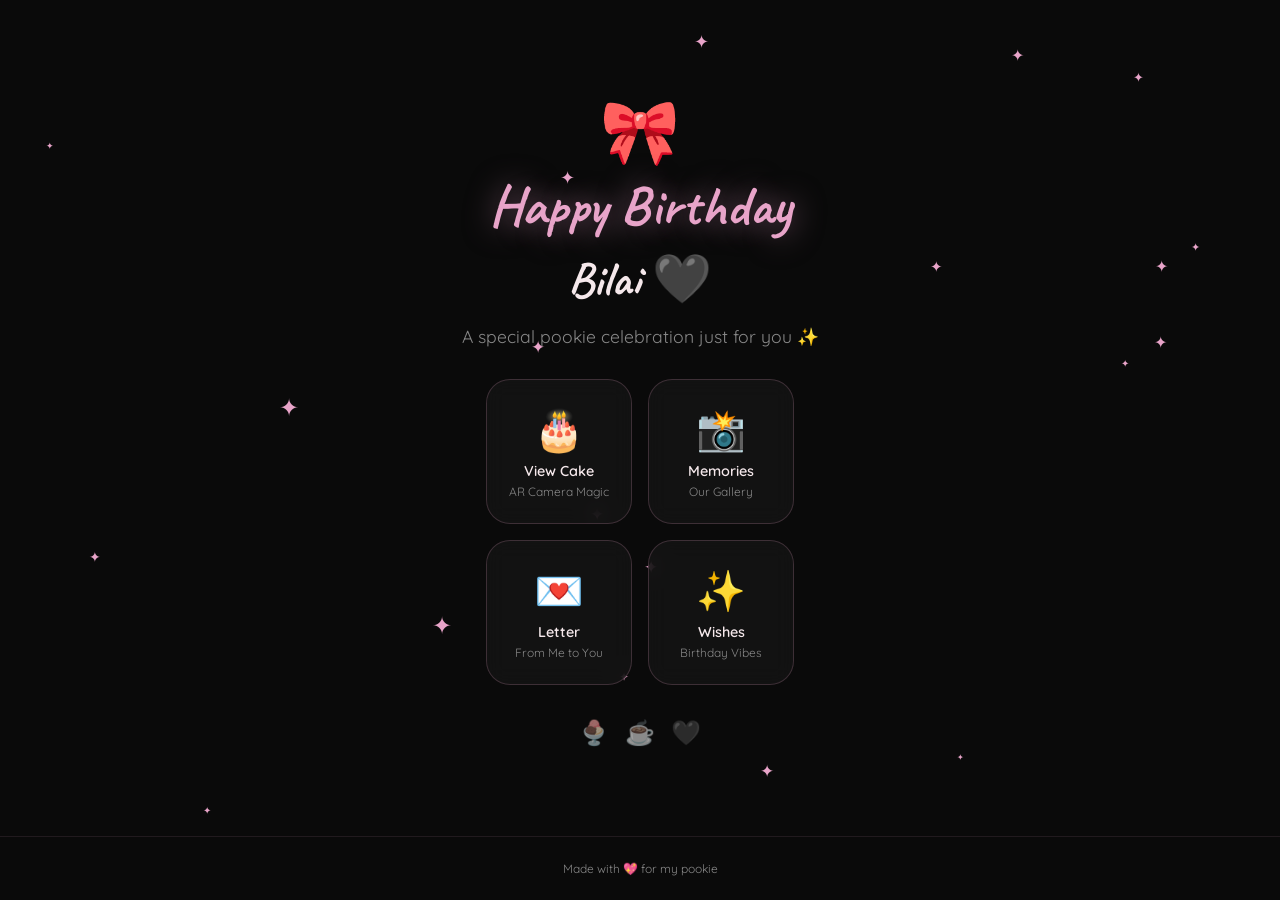
<file: index.html>
<!DOCTYPE html>
<html lang="en">
<head>
  <meta charset="UTF-8" />
  <meta name="viewport" content="width=device-width, initial-scale=1.0, maximum-scale=1.0, user-scalable=no, viewport-fit=cover" />
  <meta name="apple-mobile-web-app-capable" content="yes" />
  <meta name="apple-mobile-web-app-status-bar-style" content="black-translucent" />
  <meta name="theme-color" content="#0a0a0a" />
  <title>Happy Birthday Bilai 🖤</title>
  <link rel="preconnect" href="https://fonts.googleapis.com" />
  <link rel="preconnect" href="https://fonts.gstatic.com" crossorigin />
  <link href="https://fonts.googleapis.com/css2?family=Caveat:wght@400;500;600;700&family=Quicksand:wght@300;400;500;600;700&display=swap" rel="stylesheet" />
  <style>
    * {
      margin: 0;
      padding: 0;
      box-sizing: border-box;
    }

    :root {
      --bg: #0a0a0a;
      --fg: #f5e8eb;
      --primary: #e8a4c9;
      --primary-dark: #c77da3;
      --accent: #d4739d;
      --card: #141414;
      --muted: #888;
      --lavender: #b794d4;
    }

    html {
      scroll-behavior: smooth;
    }

    body {
      font-family: 'Quicksand', sans-serif;
      background: var(--bg);
      color: var(--fg);
      min-height: 100vh;
      overflow-x: hidden;
      -webkit-font-smoothing: antialiased;
      -webkit-tap-highlight-color: transparent;
    }

    .font-handwritten {
      font-family: 'Caveat', cursive;
    }

    /* Main Container */
    .main {
      min-height: 100vh;
      display: flex;
      flex-direction: column;
      padding: env(safe-area-inset-top) env(safe-area-inset-right) env(safe-area-inset-bottom) env(safe-area-inset-left);
    }

    /* Hero Section */
    .hero {
      flex: 1;
      display: flex;
      flex-direction: column;
      align-items: center;
      justify-content: center;
      padding: 2rem 1.5rem;
      position: relative;
    }

    .hero-ribbon {
      font-size: 4rem;
      animation: bounce 2s ease-in-out infinite;
    }

    .hero-title {
      font-family: 'Caveat', cursive;
      font-size: 3.5rem;
      color: var(--primary);
      text-shadow: 0 0 30px rgba(232, 164, 201, 0.5);
      margin-bottom: 0.5rem;
      animation: fadeInUp 1s ease-out;
    }

    .hero-name {
      font-family: 'Caveat', cursive;
      font-size: 3rem;
      color: var(--fg);
      animation: fadeInUp 1s ease-out 0.3s both;
    }

    .hero-subtitle {
      color: var(--muted);
      margin-top: 1rem;
      font-size: 1.1rem;
      animation: fadeInUp 1s ease-out 0.5s both;
    }

    /* Navigation Grid */
    .nav-grid {
      display: grid;
      grid-template-columns: repeat(2, 1fr);
      gap: 1rem;
      width: 100%;
      max-width: 340px;
      padding: 0 1rem;
      margin-top: 2rem;
    }

    .nav-card {
      background: rgba(20, 20, 20, 0.8);
      backdrop-filter: blur(10px);
      border: 1px solid rgba(232, 164, 201, 0.2);
      border-radius: 1.5rem;
      padding: 1.5rem 1rem;
      text-decoration: none;
      color: var(--fg);
      display: flex;
      flex-direction: column;
      align-items: center;
      text-align: center;
      transition: all 0.3s ease;
      animation: fadeInUp 0.6s ease-out both;
    }

    .nav-card:nth-child(1) { animation-delay: 0.6s; }
    .nav-card:nth-child(2) { animation-delay: 0.7s; }
    .nav-card:nth-child(3) { animation-delay: 0.8s; }
    .nav-card:nth-child(4) { animation-delay: 0.9s; }

    .nav-card:active {
      transform: scale(0.95);
    }

    .nav-card:hover {
      border-color: rgba(232, 164, 201, 0.5);
      box-shadow: 0 0 30px rgba(232, 164, 201, 0.2);
      transform: translateY(-4px);
    }

    .nav-card-emoji {
      font-size: 2.5rem;
      margin-bottom: 0.5rem;
    }

    .nav-card-title {
      font-weight: 600;
      font-size: 0.9rem;
    }

    .nav-card-desc {
      font-size: 0.75rem;
      color: var(--muted);
      margin-top: 0.25rem;
    }

    /* Floating Icons */
    .floating-icons {
      display: flex;
      gap: 1rem;
      margin-top: 2rem;
      font-size: 1.5rem;
      opacity: 0.6;
    }

    .floating-icons span:nth-child(1) { animation: float 3s ease-in-out infinite; }
    .floating-icons span:nth-child(2) { animation: float 3s ease-in-out infinite 0.5s; }
    .floating-icons span:nth-child(3) { animation: float 4s ease-in-out infinite 1s; }

    /* Footer */
    .footer {
      padding: 1.5rem;
      text-align: center;
      border-top: 1px solid rgba(232, 164, 201, 0.1);
      font-size: 0.75rem;
      color: var(--muted);
    }

    /* Floating Hearts Background */
    .hearts-bg {
      position: fixed;
      inset: 0;
      pointer-events: none;
      overflow: hidden;
      z-index: 0;
    }

    .heart {
      position: absolute;
      bottom: -50px;
      opacity: 0.2;
      animation: floatUp linear infinite;
    }

    /* Sparkles */
    .sparkles {
      position: absolute;
      inset: 0;
      pointer-events: none;
      overflow: hidden;
    }

    .sparkle {
      position: absolute;
      color: var(--primary);
      animation: sparkle 2s ease-in-out infinite;
    }

    /* Animations */
    @keyframes fadeInUp {
      from {
        opacity: 0;
        transform: translateY(20px);
      }
      to {
        opacity: 1;
        transform: translateY(0);
      }
    }

    @keyframes bounce {
      0%, 100% { transform: translateY(0); }
      50% { transform: translateY(-10px); }
    }

    @keyframes float {
      0%, 100% { transform: translateY(0); }
      50% { transform: translateY(-10px); }
    }

    @keyframes floatUp {
      0% {
        transform: translateY(0) rotate(0deg);
        opacity: 0;
      }
      10% { opacity: 0.2; }
      90% { opacity: 0.2; }
      100% {
        transform: translateY(-100vh) rotate(360deg);
        opacity: 0;
      }
    }

    @keyframes sparkle {
      0%, 100% {
        opacity: 1;
        transform: scale(1);
      }
      50% {
        opacity: 0.4;
        transform: scale(1.3);
      }
    }

    /* Confetti */
    .confetti-container {
      position: fixed;
      inset: 0;
      pointer-events: none;
      z-index: 100;
    }

    .confetti-piece {
      position: absolute;
      top: -20px;
      animation: confettiFall 4s linear forwards;
    }

    @keyframes confettiFall {
      0% {
        transform: translateY(-100vh) rotate(0deg);
        opacity: 1;
      }
      100% {
        transform: translateY(100vh) rotate(720deg);
        opacity: 0;
      }
    }
  </style>
</head>
<body>
  <!-- Floating Hearts Background -->
  <div class="hearts-bg" id="hearts"></div>

  <!-- Confetti Container -->
  <div class="confetti-container" id="confetti"></div>

  <main class="main">
    <!-- Hero Section -->
    <section class="hero">
      <!-- Sparkles -->
      <div class="sparkles" id="sparkles"></div>

      <div class="hero-ribbon">🎀</div>
      <h1 class="hero-title">Happy Birthday</h1>
      <h2 class="hero-name">Bilai 🖤</h2>
      <p class="hero-subtitle">A special pookie celebration just for you ✨</p>

      <!-- Navigation Grid -->
      <nav class="nav-grid">
        <a href="cake.html" class="nav-card">
          <span class="nav-card-emoji">🎂</span>
          <span class="nav-card-title">View Cake</span>
          <span class="nav-card-desc">AR Camera Magic</span>
        </a>
        <a href="memories.html" class="nav-card">
          <span class="nav-card-emoji">📸</span>
          <span class="nav-card-title">Memories</span>
          <span class="nav-card-desc">Our Gallery</span>
        </a>
        <a href="letter.html" class="nav-card">
          <span class="nav-card-emoji">💌</span>
          <span class="nav-card-title">Letter</span>
          <span class="nav-card-desc">From Me to You</span>
        </a>
        <a href="wishes.html" class="nav-card">
          <span class="nav-card-emoji">✨</span>
          <span class="nav-card-title">Wishes</span>
          <span class="nav-card-desc">Birthday Vibes</span>
        </a>
      </nav>

      <div class="floating-icons">
        <span>🍨</span>
        <span>☕</span>
        <span>🖤</span>
      </div>
    </section>

    <footer class="footer">
      Made with 💖 for my pookie
    </footer>
  </main>

  <script>
    // Create floating hearts
    function createHearts() {
      const container = document.getElementById('hearts');
      for (let i = 0; i < 15; i++) {
        const heart = document.createElement('div');
        heart.className = 'heart';
        heart.textContent = '🖤';
        heart.style.left = Math.random() * 100 + '%';
        heart.style.fontSize = (10 + Math.random() * 20) + 'px';
        heart.style.animationDuration = (3 + Math.random() * 4) + 's';
        heart.style.animationDelay = Math.random() * 5 + 's';
        container.appendChild(heart);
      }
    }

    // Create sparkles
    function createSparkles() {
      const container = document.getElementById('sparkles');
      for (let i = 0; i < 20; i++) {
        const sparkle = document.createElement('div');
        sparkle.className = 'sparkle';
        sparkle.textContent = '✦';
        sparkle.style.left = Math.random() * 100 + '%';
        sparkle.style.top = Math.random() * 100 + '%';
        sparkle.style.fontSize = (8 + Math.random() * 16) + 'px';
        sparkle.style.animationDelay = Math.random() * 2 + 's';
        container.appendChild(sparkle);
      }
    }

    // Create confetti
    function createConfetti() {
      const container = document.getElementById('confetti');
      const colors = ['#e8a4c9', '#b794d4', '#f5e8eb', '#ffb6c1', '#ffd700'];
      const shapes = ['●', '■', '▲', '♥', '★'];
      
      for (let i = 0; i < 50; i++) {
        const piece = document.createElement('div');
        piece.className = 'confetti-piece';
        piece.textContent = shapes[Math.floor(Math.random() * shapes.length)];
        piece.style.left = Math.random() * 100 + '%';
        piece.style.color = colors[Math.floor(Math.random() * colors.length)];
        piece.style.fontSize = (10 + Math.random() * 15) + 'px';
        piece.style.animationDelay = Math.random() * 2 + 's';
        container.appendChild(piece);
        
        // Remove after animation
        setTimeout(() => piece.remove(), 6000);
      }
    }

    // Initialize
    createHearts();
    createSparkles();
    
    // Trigger confetti on load
    setTimeout(createConfetti, 500);
  </script>
</body>
</html>
</file>
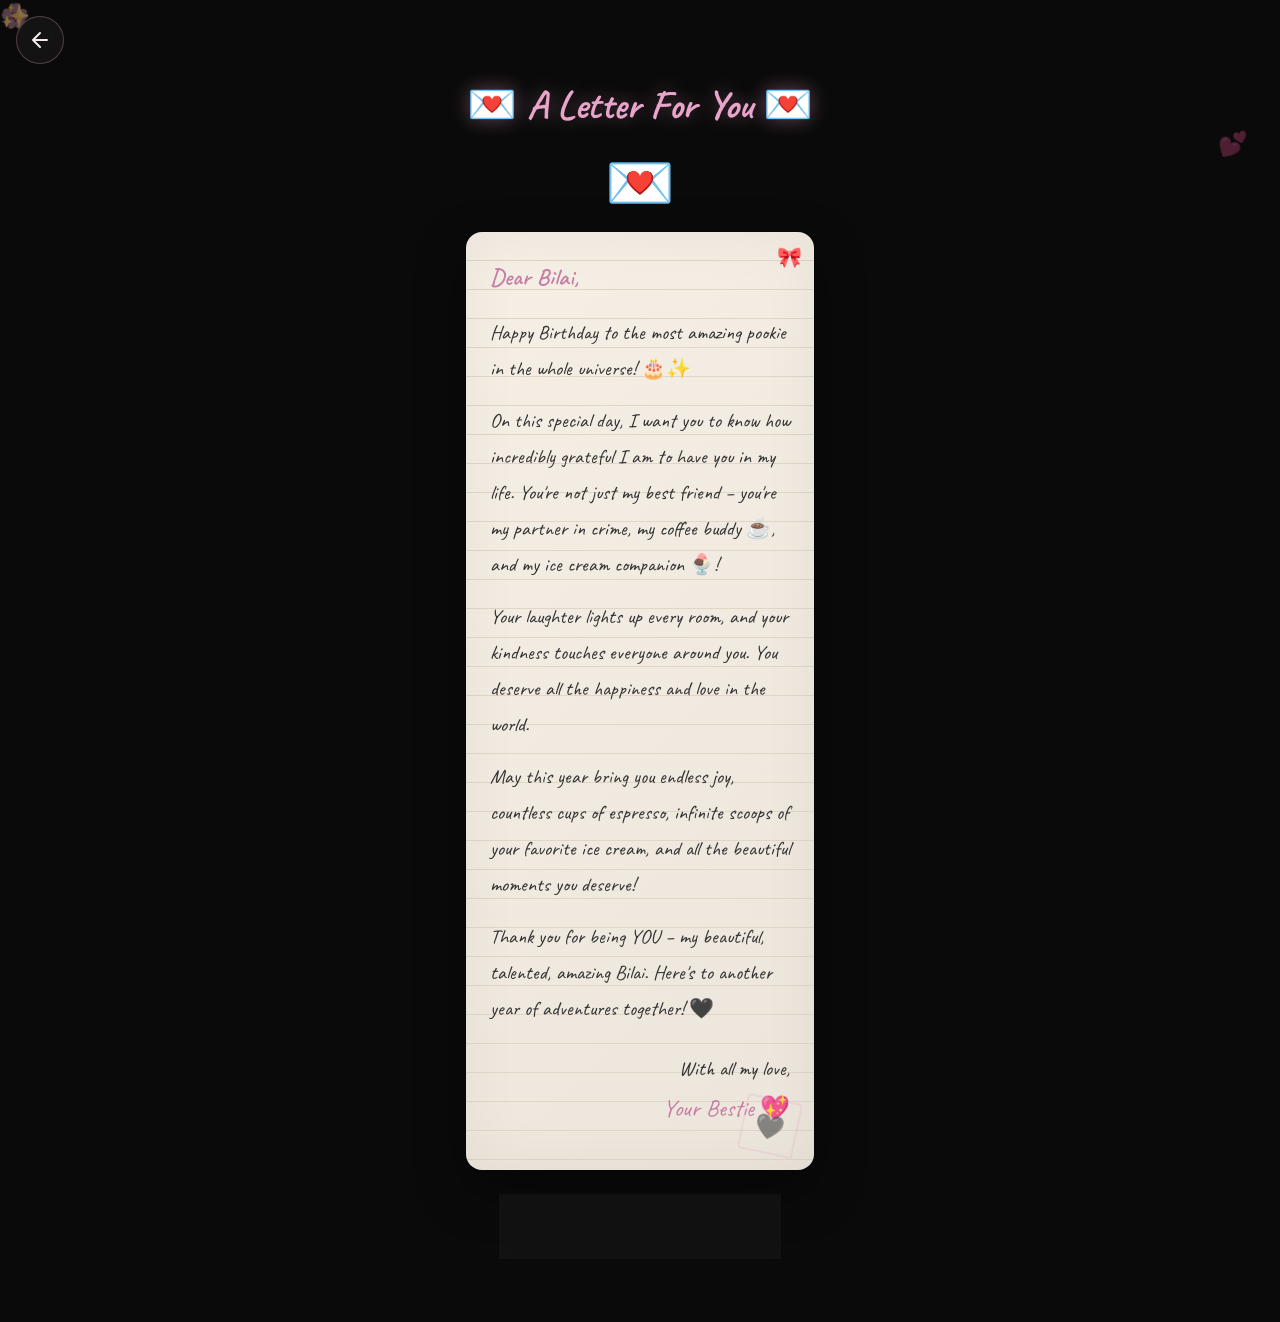
<file: letter.html>
<!DOCTYPE html>
<html lang="en">
<head>
  <meta charset="UTF-8" />
  <meta name="viewport" content="width=device-width, initial-scale=1.0, maximum-scale=1.0, user-scalable=no, viewport-fit=cover" />
  <meta name="apple-mobile-web-app-capable" content="yes" />
  <meta name="apple-mobile-web-app-status-bar-style" content="black-translucent" />
  <meta name="theme-color" content="#0a0a0a" />
  <title>Letter 💌 | Bilai</title>
  <link rel="preconnect" href="https://fonts.googleapis.com" />
  <link rel="preconnect" href="https://fonts.gstatic.com" crossorigin />
  <link href="https://fonts.googleapis.com/css2?family=Caveat:wght@400;500;600;700&family=Quicksand:wght@300;400;500;600;700&display=swap" rel="stylesheet" />
  <style>
    * {
      margin: 0;
      padding: 0;
      box-sizing: border-box;
    }

    :root {
      --bg: #0a0a0a;
      --fg: #f5e8eb;
      --primary: #e8a4c9;
      --primary-dark: #c77da3;
      --accent: #d4739d;
      --card: #141414;
      --muted: #888;
      --paper: #f5efe6;
      --paper-lines: #e0d6c8;
    }

    body {
      font-family: 'Quicksand', sans-serif;
      background: var(--bg);
      color: var(--fg);
      min-height: 100vh;
      -webkit-font-smoothing: antialiased;
      -webkit-tap-highlight-color: transparent;
    }

    .font-handwritten {
      font-family: 'Caveat', cursive;
    }

    /* Back Button */
    .back-btn {
      position: fixed;
      top: max(1rem, env(safe-area-inset-top));
      left: 1rem;
      z-index: 100;
      background: rgba(20, 20, 20, 0.9);
      backdrop-filter: blur(10px);
      border: 1px solid rgba(232, 164, 201, 0.3);
      border-radius: 50%;
      width: 48px;
      height: 48px;
      display: flex;
      align-items: center;
      justify-content: center;
      text-decoration: none;
      color: var(--fg);
      transition: transform 0.2s;
    }

    .back-btn:active {
      transform: scale(0.9);
    }

    /* Floating Hearts Background */
    .hearts-bg {
      position: fixed;
      inset: 0;
      pointer-events: none;
      overflow: hidden;
      z-index: 0;
    }

    .heart {
      position: absolute;
      bottom: -50px;
      opacity: 0.15;
      animation: floatUp linear infinite;
    }

    /* Header */
    .header {
      padding-top: calc(5rem + env(safe-area-inset-top));
      padding-bottom: 1rem;
      text-align: center;
      position: relative;
      z-index: 1;
    }

    .header-title {
      font-family: 'Caveat', cursive;
      font-size: 2.5rem;
      color: var(--primary);
      text-shadow: 0 0 20px rgba(232, 164, 201, 0.4);
    }

    /* Envelope */
    .envelope {
      text-align: center;
      margin-bottom: 1rem;
      font-size: 3.5rem;
      animation: bounce 2s ease-in-out infinite;
    }

    /* Letter Container */
    .letter-container {
      padding: 0 1rem 4rem;
      max-width: 380px;
      margin: 0 auto;
      position: relative;
      z-index: 1;
    }

    /* Paper */
    .paper {
      background: 
        repeating-linear-gradient(
          transparent,
          transparent 28px,
          var(--paper-lines) 28px,
          var(--paper-lines) 29px
        ),
        linear-gradient(135deg, #f5efe6, #ebe5dc);
      border-radius: 1rem;
      padding: 1.5rem;
      box-shadow: 
        inset 0 0 60px rgba(0, 0, 0, 0.05),
        0 20px 50px rgba(0, 0, 0, 0.4);
      position: relative;
      animation: letterUnfold 1s ease-out;
    }

    .paper-corner {
      position: absolute;
      top: 0.75rem;
      right: 0.75rem;
      font-size: 1.25rem;
    }

    .paper-stamp {
      position: absolute;
      bottom: 1rem;
      right: 1rem;
      width: 3.5rem;
      height: 3.5rem;
      border: 2px solid rgba(232, 164, 201, 0.4);
      border-radius: 4px;
      display: flex;
      align-items: center;
      justify-content: center;
      font-size: 1.5rem;
      transform: rotate(12deg);
      opacity: 0.6;
    }

    /* Letter Content */
    .letter-content {
      font-family: 'Caveat', cursive;
      color: #333;
      font-size: 1.25rem;
      line-height: 1.8;
    }

    .letter-line {
      opacity: 0;
      animation: fadeInUp 0.5s ease-out forwards;
      margin-bottom: 1rem;
    }

    .letter-line:nth-child(1) { animation-delay: 0.5s; }
    .letter-line:nth-child(2) { animation-delay: 0.7s; }
    .letter-line:nth-child(3) { animation-delay: 0.9s; }
    .letter-line:nth-child(4) { animation-delay: 1.1s; }
    .letter-line:nth-child(5) { animation-delay: 1.3s; }
    .letter-line:nth-child(6) { animation-delay: 1.5s; }
    .letter-line:nth-child(7) { animation-delay: 1.7s; }

    .letter-greeting {
      font-size: 1.5rem;
      color: var(--primary-dark);
      font-weight: 600;
    }

    .letter-signature {
      text-align: right;
      padding-top: 0.5rem;
    }

    .letter-signature p:first-child {
      font-size: 1.25rem;
    }

    .letter-signature p:last-child {
      font-size: 1.5rem;
      color: var(--primary-dark);
    }

    /* Additional Note */
    .extra-note {
      text-align: center;
      margin-top: 1.5rem;
    }

    .extra-note-card {
      display: inline-block;
      background: rgba(20, 20, 20, 0.8);
      backdrop-filter: blur(10px);
      border: 1px solid rgba(232, 164, 201, 0.2);
      border-radius: 1.5rem;
      padding: 1rem 1.5rem;
      opacity: 0;
      animation: fadeInUp 0.5s ease-out 2s forwards;
    }

    .extra-note-text {
      font-family: 'Caveat', cursive;
      font-size: 1.5rem;
      color: var(--primary);
    }

    /* Floating decorations */
    .floating-decor {
      position: fixed;
      pointer-events: none;
      opacity: 0.3;
      font-size: 1.5rem;
      z-index: 5;
    }

    .floating-decor:nth-child(1) {
      bottom: 6rem;
      left: 1rem;
      animation: float 3s ease-in-out infinite;
    }

    .floating-decor:nth-child(2) {
      bottom: 4rem;
      right: 1rem;
      animation: float 3s ease-in-out infinite 0.5s;
    }

    .floating-decor:nth-child(3) {
      top: 8rem;
      right: 2rem;
      animation: float 4s ease-in-out infinite 1s;
    }

    /* Animations */
    @keyframes fadeInUp {
      from {
        opacity: 0;
        transform: translateY(15px);
      }
      to {
        opacity: 1;
        transform: translateY(0);
      }
    }

    @keyframes letterUnfold {
      0% {
        opacity: 0;
        transform: rotateX(-90deg) scale(0.8);
      }
      100% {
        opacity: 1;
        transform: rotateX(0deg) scale(1);
      }
    }

    @keyframes bounce {
      0%, 100% { transform: translateY(0); }
      50% { transform: translateY(-8px); }
    }

    @keyframes float {
      0%, 100% { transform: translateY(0); }
      50% { transform: translateY(-10px); }
    }

    @keyframes floatUp {
      0% {
        transform: translateY(0) rotate(0deg);
        opacity: 0;
      }
      10% { opacity: 0.15; }
      90% { opacity: 0.15; }
      100% {
        transform: translateY(-100vh) rotate(360deg);
        opacity: 0;
      }
    }
  </style>
</head>
<body>
  <!-- Back Button -->
  <a href="index.html" class="back-btn">
    <svg xmlns="http://www.w3.org/2000/svg" width="24" height="24" viewBox="0 0 24 24" fill="none" stroke="currentColor" stroke-width="2" stroke-linecap="round" stroke-linejoin="round">
      <path d="M19 12H5M12 19l-7-7 7-7"/>
    </svg>
  </a>

  <!-- Floating Hearts Background -->
  <div class="hearts-bg" id="hearts"></div>

  <!-- Floating Decorations -->
  <div class="floating-decor">💕</div>
  <div class="floating-decor">🌸</div>
  <div class="floating-decor">✨</div>

  <!-- Header -->
  <header class="header">
    <h1 class="header-title">💌 A Letter For You 💌</h1>
  </header>

  <!-- Letter -->
  <section class="letter-container">
    <div class="envelope">💌</div>
    
    <div class="paper">
      <div class="paper-corner">🎀</div>
      
      <div class="letter-content">
        <p class="letter-line letter-greeting">Dear Bilai,</p>
        
        <p class="letter-line">
          Happy Birthday to the most amazing pookie in the whole universe! 🎂✨
        </p>
        
        <p class="letter-line">
          On this special day, I want you to know how incredibly grateful I am to have you in my life. You're not just my best friend – you're my partner in crime, my coffee buddy ☕, and my ice cream companion 🍨!
        </p>
        
        <p class="letter-line">
          Your laughter lights up every room, and your kindness touches everyone around you. You deserve all the happiness and love in the world.
        </p>
        
        <p class="letter-line">
          May this year bring you endless joy, countless cups of espresso, infinite scoops of your favorite ice cream, and all the beautiful moments you deserve!
        </p>
        
        <p class="letter-line">
          Thank you for being YOU – my beautiful, talented, amazing Bilai. Here's to another year of adventures together! 🖤
        </p>
        
        <div class="letter-line letter-signature">
          <p>With all my love,</p>
          <p>Your Bestie 💖</p>
        </div>
      </div>
      
      <div class="paper-stamp">🖤</div>
    </div>
    
    <div class="extra-note">
      <div class="extra-note-card">
        <p class="extra-note-text">Always stay cute, pookie! ✨</p>
      </div>
    </div>
  </section>

  <script>
    // Create floating hearts
    function createHearts() {
      const container = document.getElementById('hearts');
      for (let i = 0; i < 10; i++) {
        const heart = document.createElement('div');
        heart.className = 'heart';
        heart.textContent = '🖤';
        heart.style.left = Math.random() * 100 + '%';
        heart.style.fontSize = (10 + Math.random() * 16) + 'px';
        heart.style.animationDuration = (4 + Math.random() * 4) + 's';
        heart.style.animationDelay = Math.random() * 5 + 's';
        container.appendChild(heart);
      }
    }

    createHearts();
  </script>
</body>
</html>
</file>
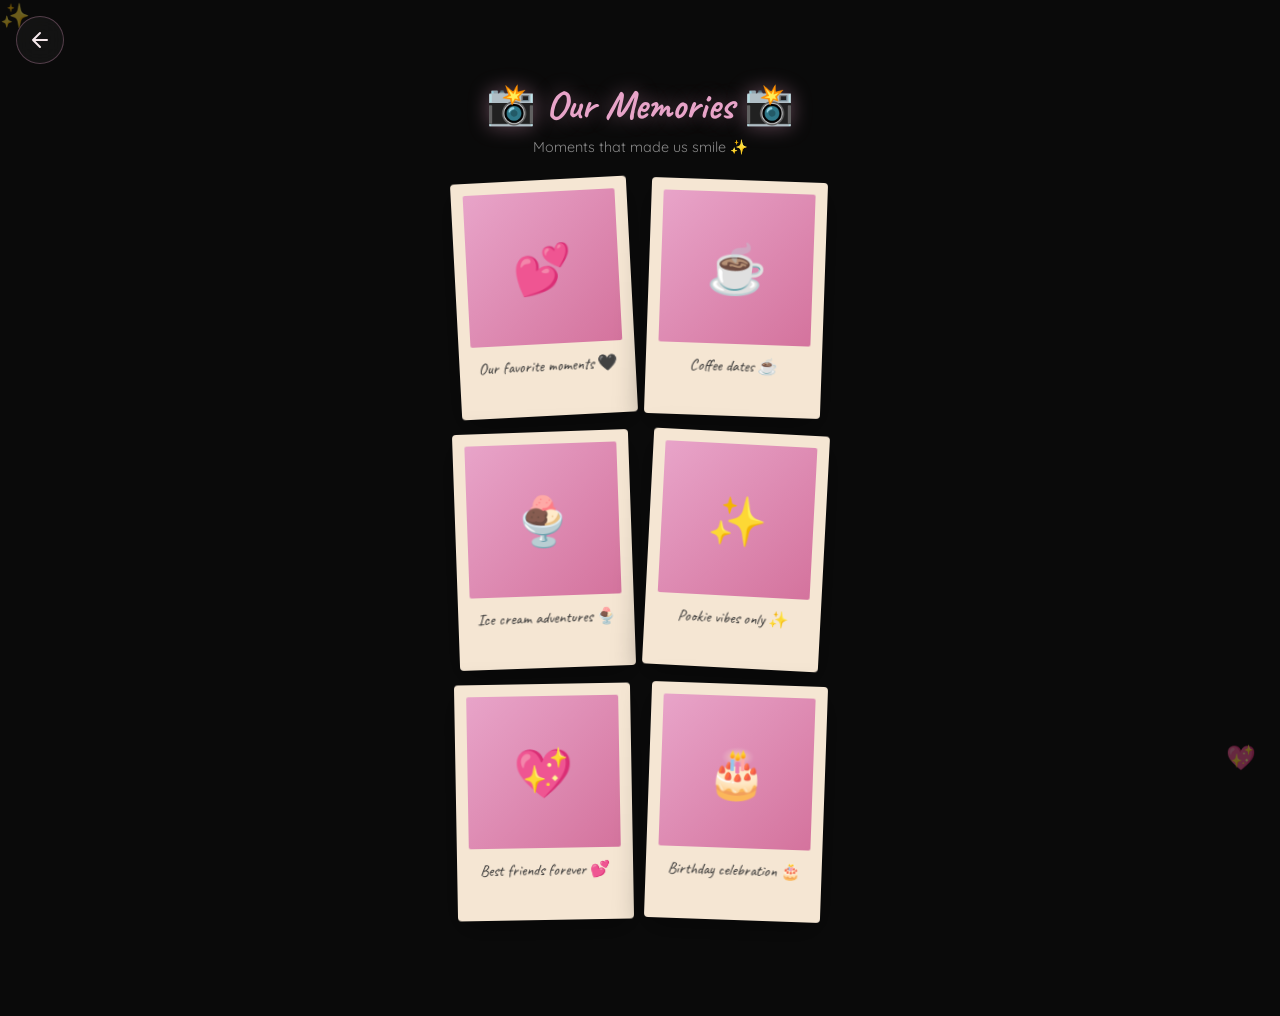
<file: memories.html>
<!DOCTYPE html>
<html lang="en">
<head>
  <meta charset="UTF-8" />
  <meta name="viewport" content="width=device-width, initial-scale=1.0, maximum-scale=1.0, user-scalable=no, viewport-fit=cover" />
  <meta name="apple-mobile-web-app-capable" content="yes" />
  <meta name="apple-mobile-web-app-status-bar-style" content="black-translucent" />
  <meta name="theme-color" content="#0a0a0a" />
  <title>Memories 📸 | Bilai</title>
  <link rel="preconnect" href="https://fonts.googleapis.com" />
  <link rel="preconnect" href="https://fonts.gstatic.com" crossorigin />
  <link href="https://fonts.googleapis.com/css2?family=Caveat:wght@400;500;600;700&family=Quicksand:wght@300;400;500;600;700&display=swap" rel="stylesheet" />
  <style>
    * {
      margin: 0;
      padding: 0;
      box-sizing: border-box;
    }

    :root {
      --bg: #0a0a0a;
      --fg: #f5e8eb;
      --primary: #e8a4c9;
      --primary-dark: #c77da3;
      --accent: #d4739d;
      --card: #141414;
      --muted: #888;
      --secondary: #f5e6d3;
    }

    body {
      font-family: 'Quicksand', sans-serif;
      background: var(--bg);
      color: var(--fg);
      min-height: 100vh;
      -webkit-font-smoothing: antialiased;
      -webkit-tap-highlight-color: transparent;
    }

    .font-handwritten {
      font-family: 'Caveat', cursive;
    }

    /* Back Button */
    .back-btn {
      position: fixed;
      top: max(1rem, env(safe-area-inset-top));
      left: 1rem;
      z-index: 100;
      background: rgba(20, 20, 20, 0.9);
      backdrop-filter: blur(10px);
      border: 1px solid rgba(232, 164, 201, 0.3);
      border-radius: 50%;
      width: 48px;
      height: 48px;
      display: flex;
      align-items: center;
      justify-content: center;
      text-decoration: none;
      color: var(--fg);
      transition: transform 0.2s;
    }

    .back-btn:active {
      transform: scale(0.9);
    }

    /* Header */
    .header {
      padding-top: calc(5rem + env(safe-area-inset-top));
      padding-bottom: 1.5rem;
      text-align: center;
    }

    .header-title {
      font-family: 'Caveat', cursive;
      font-size: 2.5rem;
      color: var(--primary);
      text-shadow: 0 0 20px rgba(232, 164, 201, 0.4);
      margin-bottom: 0.5rem;
    }

    .header-subtitle {
      color: var(--muted);
      font-size: 0.9rem;
    }

    /* Gallery Grid */
    .gallery {
      padding: 0 1rem 6rem;
      max-width: 400px;
      margin: 0 auto;
    }

    .gallery-grid {
      display: grid;
      grid-template-columns: repeat(2, 1fr);
      gap: 1rem;
    }

    /* Polaroid Card */
    .polaroid {
      background: var(--secondary);
      padding: 0.75rem;
      padding-bottom: 2.5rem;
      border-radius: 4px;
      box-shadow: 0 10px 30px rgba(0, 0, 0, 0.4);
      cursor: pointer;
      transition: all 0.3s ease;
      opacity: 0;
      animation: scaleIn 0.5s ease-out forwards;
    }

    .polaroid:nth-child(1) { animation-delay: 0.1s; transform: rotate(-3deg); }
    .polaroid:nth-child(2) { animation-delay: 0.2s; transform: rotate(2deg); }
    .polaroid:nth-child(3) { animation-delay: 0.3s; transform: rotate(-2deg); }
    .polaroid:nth-child(4) { animation-delay: 0.4s; transform: rotate(3deg); }
    .polaroid:nth-child(5) { animation-delay: 0.5s; transform: rotate(-1deg); }
    .polaroid:nth-child(6) { animation-delay: 0.6s; transform: rotate(2deg); }

    .polaroid:hover, .polaroid:active {
      transform: rotate(0deg) scale(1.05);
      z-index: 10;
    }

    .polaroid-img {
      width: 100%;
      aspect-ratio: 1;
      object-fit: cover;
      border-radius: 2px;
      background: linear-gradient(135deg, var(--primary) 0%, var(--accent) 100%);
      display: flex;
      align-items: center;
      justify-content: center;
      font-size: 3rem;
    }

    .polaroid-caption {
      font-family: 'Caveat', cursive;
      color: #333;
      text-align: center;
      font-size: 1rem;
      margin-top: 0.75rem;
      white-space: nowrap;
      overflow: hidden;
      text-overflow: ellipsis;
    }

    /* Modal */
    .modal {
      position: fixed;
      inset: 0;
      z-index: 200;
      background: rgba(10, 10, 10, 0.95);
      backdrop-filter: blur(10px);
      display: none;
      align-items: center;
      justify-content: center;
      padding: 1.5rem;
    }

    .modal.active {
      display: flex;
    }

    .modal-content {
      width: 100%;
      max-width: 320px;
      animation: popIn 0.3s ease-out;
    }

    .modal-polaroid {
      background: var(--secondary);
      padding: 1rem;
      padding-bottom: 4rem;
      border-radius: 4px;
      box-shadow: 0 20px 50px rgba(0, 0, 0, 0.5);
    }

    .modal-img {
      width: 100%;
      aspect-ratio: 1;
      object-fit: cover;
      border-radius: 2px;
      background: linear-gradient(135deg, var(--primary) 0%, var(--accent) 100%);
      display: flex;
      align-items: center;
      justify-content: center;
      font-size: 5rem;
    }

    .modal-caption {
      font-family: 'Caveat', cursive;
      color: #333;
      text-align: center;
      font-size: 1.5rem;
      margin-top: 1rem;
    }

    .modal-close {
      margin-top: 1.5rem;
      width: 100%;
      background: var(--primary);
      color: var(--bg);
      border: none;
      border-radius: 1rem;
      padding: 0.875rem;
      font-family: 'Quicksand', sans-serif;
      font-size: 1rem;
      font-weight: 600;
      cursor: pointer;
    }

    .modal-close:active {
      transform: scale(0.95);
    }

    /* Floating decorations */
    .floating-decor {
      position: fixed;
      pointer-events: none;
      opacity: 0.4;
      font-size: 1.5rem;
      z-index: 5;
    }

    .floating-decor:nth-child(1) {
      bottom: 5rem;
      left: 1rem;
      animation: float 3s ease-in-out infinite;
    }

    .floating-decor:nth-child(2) {
      bottom: 8rem;
      right: 1.5rem;
      animation: float 3s ease-in-out infinite 0.5s;
    }

    /* Animations */
    @keyframes scaleIn {
      from {
        opacity: 0;
        transform: scale(0.8);
      }
      to {
        opacity: 1;
      }
    }

    @keyframes popIn {
      from {
        opacity: 0;
        transform: scale(0.8);
      }
      to {
        opacity: 1;
        transform: scale(1);
      }
    }

    @keyframes float {
      0%, 100% { transform: translateY(0); }
      50% { transform: translateY(-10px); }
    }
  </style>
</head>
<body>
  <!-- Back Button -->
  <a href="index.html" class="back-btn">
    <svg xmlns="http://www.w3.org/2000/svg" width="24" height="24" viewBox="0 0 24 24" fill="none" stroke="currentColor" stroke-width="2" stroke-linecap="round" stroke-linejoin="round">
      <path d="M19 12H5M12 19l-7-7 7-7"/>
    </svg>
  </a>

  <!-- Floating Decorations -->
  <div class="floating-decor">💖</div>
  <div class="floating-decor">✨</div>

  <!-- Header -->
  <header class="header">
    <h1 class="header-title">📸 Our Memories 📸</h1>
    <p class="header-subtitle">Moments that made us smile ✨</p>
  </header>

  <!-- Gallery -->
  <section class="gallery">
    <div class="gallery-grid" id="gallery">
      <!-- Polaroids will be added by JavaScript -->
    </div>
  </section>

  <!-- Modal -->
  <div class="modal" id="modal">
    <div class="modal-content">
      <div class="modal-polaroid">
        <div class="modal-img" id="modal-img"></div>
        <p class="modal-caption" id="modal-caption"></p>
      </div>
      <button class="modal-close" id="modal-close">Close 🖤</button>
    </div>
  </div>

  <script>
    const memories = [
      { emoji: '💕', caption: 'Our favorite moments 🖤' },
      { emoji: '☕', caption: 'Coffee dates ☕' },
      { emoji: '🍨', caption: 'Ice cream adventures 🍨' },
      { emoji: '✨', caption: 'Pookie vibes only ✨' },
      { emoji: '💖', caption: 'Best friends forever 💕' },
      { emoji: '🎂', caption: 'Birthday celebration 🎂' },
    ];

    const gallery = document.getElementById('gallery');
    const modal = document.getElementById('modal');
    const modalImg = document.getElementById('modal-img');
    const modalCaption = document.getElementById('modal-caption');
    const modalClose = document.getElementById('modal-close');

    // Create polaroids
    memories.forEach((memory, index) => {
      const polaroid = document.createElement('div');
      polaroid.className = 'polaroid';
      polaroid.innerHTML = `
        <div class="polaroid-img">${memory.emoji}</div>
        <p class="polaroid-caption">${memory.caption}</p>
      `;
      polaroid.addEventListener('click', () => openModal(memory));
      gallery.appendChild(polaroid);
    });

    // Modal functions
    function openModal(memory) {
      modalImg.textContent = memory.emoji;
      modalCaption.textContent = memory.caption;
      modal.classList.add('active');
    }

    function closeModal() {
      modal.classList.remove('active');
    }

    modalClose.addEventListener('click', closeModal);
    modal.addEventListener('click', (e) => {
      if (e.target === modal) closeModal();
    });
  </script>
</body>
</html>
</file>
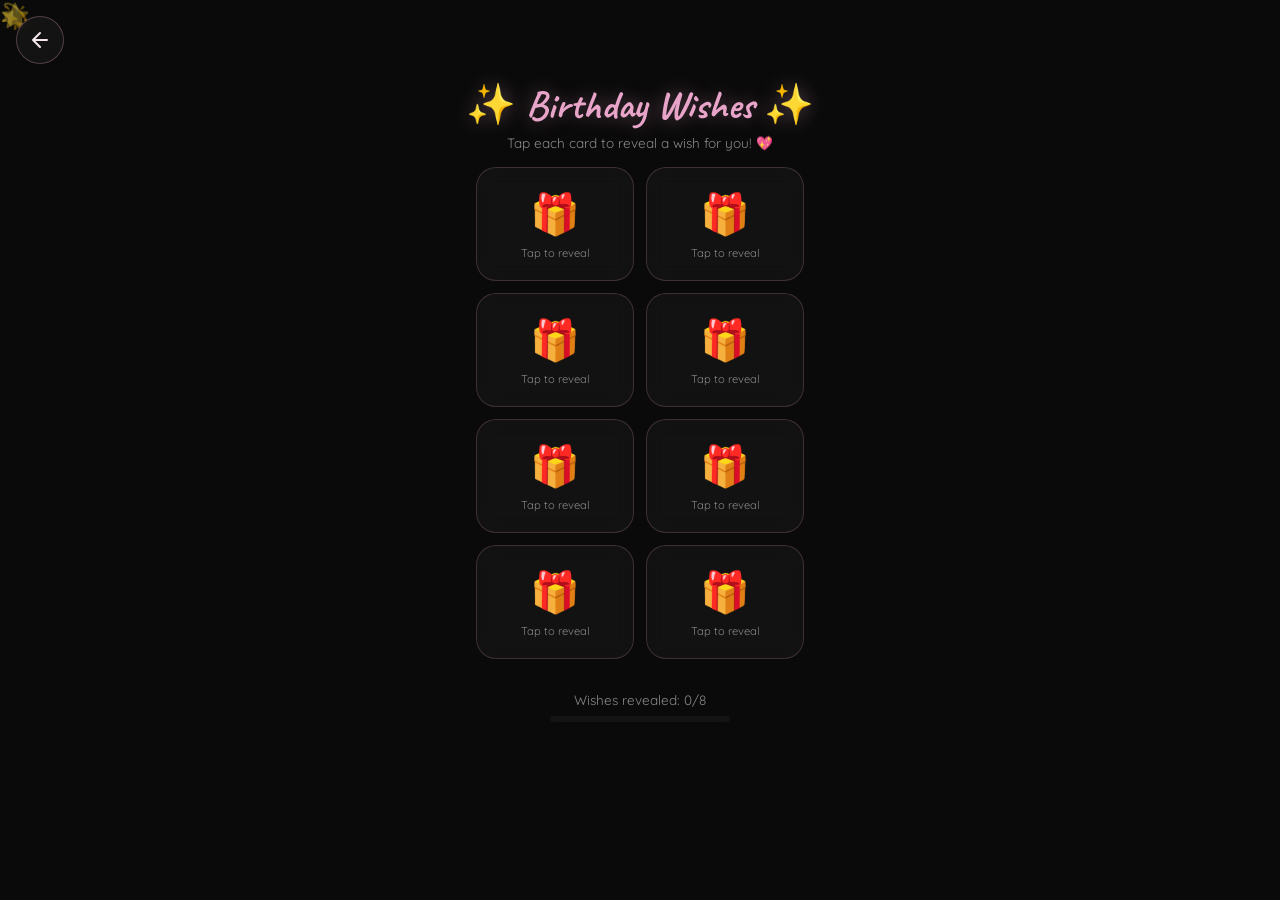
<file: wishes.html>
<!DOCTYPE html>
<html lang="en">
<head>
  <meta charset="UTF-8" />
  <meta name="viewport" content="width=device-width, initial-scale=1.0, maximum-scale=1.0, user-scalable=no, viewport-fit=cover" />
  <meta name="apple-mobile-web-app-capable" content="yes" />
  <meta name="apple-mobile-web-app-status-bar-style" content="black-translucent" />
  <meta name="theme-color" content="#0a0a0a" />
  <title>Wishes ✨ | Bilai</title>
  <link rel="preconnect" href="https://fonts.googleapis.com" />
  <link rel="preconnect" href="https://fonts.gstatic.com" crossorigin />
  <link href="https://fonts.googleapis.com/css2?family=Caveat:wght@400;500;600;700&family=Quicksand:wght@300;400;500;600;700&display=swap" rel="stylesheet" />
  <style>
    * {
      margin: 0;
      padding: 0;
      box-sizing: border-box;
    }

    :root {
      --bg: #0a0a0a;
      --fg: #f5e8eb;
      --primary: #e8a4c9;
      --primary-dark: #c77da3;
      --accent: #d4739d;
      --card: #141414;
      --muted: #888;
      --lavender: #b794d4;
    }

    body {
      font-family: 'Quicksand', sans-serif;
      background: var(--bg);
      color: var(--fg);
      min-height: 100vh;
      -webkit-font-smoothing: antialiased;
      -webkit-tap-highlight-color: transparent;
    }

    .font-handwritten {
      font-family: 'Caveat', cursive;
    }

    /* Back Button */
    .back-btn {
      position: fixed;
      top: max(1rem, env(safe-area-inset-top));
      left: 1rem;
      z-index: 100;
      background: rgba(20, 20, 20, 0.9);
      backdrop-filter: blur(10px);
      border: 1px solid rgba(232, 164, 201, 0.3);
      border-radius: 50%;
      width: 48px;
      height: 48px;
      display: flex;
      align-items: center;
      justify-content: center;
      text-decoration: none;
      color: var(--fg);
      transition: transform 0.2s;
    }

    .back-btn:active {
      transform: scale(0.9);
    }

    /* Header */
    .header {
      padding-top: calc(5rem + env(safe-area-inset-top));
      padding-bottom: 1rem;
      text-align: center;
    }

    .header-title {
      font-family: 'Caveat', cursive;
      font-size: 2.5rem;
      color: var(--primary);
      text-shadow: 0 0 20px rgba(232, 164, 201, 0.4);
      margin-bottom: 0.25rem;
    }

    .header-subtitle {
      color: var(--muted);
      font-size: 0.85rem;
    }

    /* Wishes Container */
    .wishes-container {
      padding: 0 1rem 2rem;
      max-width: 360px;
      margin: 0 auto;
    }

    /* Wishes Grid */
    .wishes-grid {
      display: grid;
      grid-template-columns: repeat(2, 1fr);
      gap: 0.75rem;
    }

    /* Wish Card */
    .wish-card {
      background: rgba(20, 20, 20, 0.8);
      backdrop-filter: blur(10px);
      border: 1px solid rgba(232, 164, 201, 0.2);
      border-radius: 1.25rem;
      padding: 1.25rem 1rem;
      min-height: 110px;
      display: flex;
      flex-direction: column;
      align-items: center;
      justify-content: center;
      text-align: center;
      cursor: pointer;
      transition: all 0.3s ease;
      opacity: 0;
      animation: fadeInUp 0.5s ease-out forwards;
    }

    .wish-card:nth-child(1) { animation-delay: 0.2s; }
    .wish-card:nth-child(2) { animation-delay: 0.28s; }
    .wish-card:nth-child(3) { animation-delay: 0.36s; }
    .wish-card:nth-child(4) { animation-delay: 0.44s; }
    .wish-card:nth-child(5) { animation-delay: 0.52s; }
    .wish-card:nth-child(6) { animation-delay: 0.6s; }
    .wish-card:nth-child(7) { animation-delay: 0.68s; }
    .wish-card:nth-child(8) { animation-delay: 0.76s; }

    .wish-card:active {
      transform: scale(0.95);
    }

    .wish-card.revealed {
      background: linear-gradient(135deg, rgba(232, 164, 201, 0.15), rgba(212, 115, 157, 0.15));
      border-color: rgba(232, 164, 201, 0.4);
    }

    .wish-card-emoji {
      font-size: 2.5rem;
      margin-bottom: 0.5rem;
    }

    .wish-card-emoji.float {
      animation: float 3s ease-in-out infinite;
    }

    .wish-card-text {
      font-size: 0.8rem;
      font-weight: 500;
      color: var(--fg);
    }

    .wish-card-hint {
      font-size: 0.7rem;
      color: var(--muted);
    }

    /* Progress */
    .progress-container {
      margin-top: 2rem;
      text-align: center;
    }

    .progress-text {
      color: var(--muted);
      font-size: 0.85rem;
      margin-bottom: 0.5rem;
    }

    .progress-bar {
      width: 180px;
      height: 6px;
      background: var(--card);
      border-radius: 3px;
      margin: 0 auto;
      overflow: hidden;
    }

    .progress-fill {
      height: 100%;
      background: linear-gradient(90deg, var(--primary), var(--accent));
      border-radius: 3px;
      transition: width 0.5s ease;
    }

    /* Completion Message */
    .completion-msg {
      margin-top: 2rem;
      text-align: center;
      opacity: 0;
      animation: fadeInUp 0.5s ease-out forwards;
    }

    .completion-msg.hidden {
      display: none;
    }

    .completion-card {
      display: inline-block;
      background: linear-gradient(135deg, rgba(232, 164, 201, 0.15), rgba(212, 115, 157, 0.15));
      border: 1px solid rgba(232, 164, 201, 0.3);
      border-radius: 1.5rem;
      padding: 1.25rem 1.5rem;
    }

    .completion-title {
      font-family: 'Caveat', cursive;
      font-size: 1.75rem;
      color: var(--primary);
      margin-bottom: 0.5rem;
    }

    .completion-text {
      font-size: 0.85rem;
      color: var(--fg);
    }

    /* Floating decorations */
    .floating-decor {
      position: fixed;
      pointer-events: none;
      opacity: 0.35;
      font-size: 1.5rem;
      z-index: 5;
    }

    .floating-decor:nth-child(1) {
      bottom: 5rem;
      left: 1rem;
      animation: float 3s ease-in-out infinite;
    }

    .floating-decor:nth-child(2) {
      bottom: 7rem;
      right: 1.5rem;
      animation: float 3s ease-in-out infinite 0.5s;
    }

    /* Confetti */
    .confetti-container {
      position: fixed;
      inset: 0;
      pointer-events: none;
      z-index: 100;
    }

    .confetti-piece {
      position: absolute;
      top: -20px;
      animation: confettiFall 4s linear forwards;
    }

    /* Animations */
    @keyframes fadeInUp {
      from {
        opacity: 0;
        transform: translateY(15px);
      }
      to {
        opacity: 1;
        transform: translateY(0);
      }
    }

    @keyframes float {
      0%, 100% { transform: translateY(0); }
      50% { transform: translateY(-10px); }
    }

    @keyframes confettiFall {
      0% {
        transform: translateY(-100vh) rotate(0deg);
        opacity: 1;
      }
      100% {
        transform: translateY(100vh) rotate(720deg);
        opacity: 0;
      }
    }
  </style>
</head>
<body>
  <!-- Back Button -->
  <a href="index.html" class="back-btn">
    <svg xmlns="http://www.w3.org/2000/svg" width="24" height="24" viewBox="0 0 24 24" fill="none" stroke="currentColor" stroke-width="2" stroke-linecap="round" stroke-linejoin="round">
      <path d="M19 12H5M12 19l-7-7 7-7"/>
    </svg>
  </a>

  <!-- Confetti Container -->
  <div class="confetti-container" id="confetti"></div>

  <!-- Floating Decorations -->
  <div class="floating-decor">🌟</div>
  <div class="floating-decor">💫</div>

  <!-- Header -->
  <header class="header">
    <h1 class="header-title">✨ Birthday Wishes ✨</h1>
    <p class="header-subtitle">Tap each card to reveal a wish for you! 💖</p>
  </header>

  <!-- Wishes -->
  <section class="wishes-container">
    <div class="wishes-grid" id="wishes-grid">
      <!-- Cards added by JavaScript -->
    </div>

    <div class="progress-container">
      <p class="progress-text">Wishes revealed: <span id="progress-count">0</span>/8</p>
      <div class="progress-bar">
        <div class="progress-fill" id="progress-fill" style="width: 0%"></div>
      </div>
    </div>

    <div class="completion-msg hidden" id="completion-msg">
      <div class="completion-card">
        <p class="completion-title">All wishes revealed! 🎉</p>
        <p class="completion-text">May all these wishes come true for you, Bilai! 💖</p>
      </div>
    </div>
  </section>

  <script>
    const wishes = [
      { emoji: '🎂', text: 'Endless birthday cake slices!' },
      { emoji: '☕', text: 'Perfect espressos every morning' },
      { emoji: '🍨', text: 'Unlimited ice cream adventures' },
      { emoji: '💖', text: 'Love and happiness always' },
      { emoji: '✨', text: 'Dreams that come true' },
      { emoji: '🌸', text: 'Beautiful moments every day' },
      { emoji: '🖤', text: 'A bestie who adores you (me!)' },
      { emoji: '🎀', text: 'Pookie vibes forever' },
    ];

    const grid = document.getElementById('wishes-grid');
    const progressCount = document.getElementById('progress-count');
    const progressFill = document.getElementById('progress-fill');
    const completionMsg = document.getElementById('completion-msg');

    let revealedCount = 0;
    const revealedSet = new Set();

    // Create confetti
    function createConfetti() {
      const container = document.getElementById('confetti');
      const colors = ['#e8a4c9', '#b794d4', '#f5e8eb', '#ffb6c1', '#ffd700'];
      const shapes = ['●', '■', '▲', '♥', '★'];
      
      for (let i = 0; i < 30; i++) {
        const piece = document.createElement('div');
        piece.className = 'confetti-piece';
        piece.textContent = shapes[Math.floor(Math.random() * shapes.length)];
        piece.style.left = Math.random() * 100 + '%';
        piece.style.color = colors[Math.floor(Math.random() * colors.length)];
        piece.style.fontSize = (10 + Math.random() * 12) + 'px';
        piece.style.animationDelay = Math.random() * 1.5 + 's';
        container.appendChild(piece);
        
        setTimeout(() => piece.remove(), 5500);
      }
    }

    // Create wish cards
    wishes.forEach((wish, index) => {
      const card = document.createElement('div');
      card.className = 'wish-card';
      card.dataset.index = index;
      
      card.innerHTML = `
        <span class="wish-card-emoji">🎁</span>
        <span class="wish-card-hint">Tap to reveal</span>
      `;
      
      card.addEventListener('click', () => revealWish(card, wish, index));
      grid.appendChild(card);
    });

    function revealWish(card, wish, index) {
      if (revealedSet.has(index)) return;
      
      revealedSet.add(index);
      revealedCount++;
      
      card.classList.add('revealed');
      card.innerHTML = `
        <span class="wish-card-emoji float">${wish.emoji}</span>
        <span class="wish-card-text">${wish.text}</span>
      `;
      
      // Update progress
      progressCount.textContent = revealedCount;
      progressFill.style.width = (revealedCount / wishes.length * 100) + '%';
      
      // Confetti on each reveal
      createConfetti();
      
      // Check completion
      if (revealedCount === wishes.length) {
        completionMsg.classList.remove('hidden');
      }
    }
  </script>
</body>
</html>
</file>
